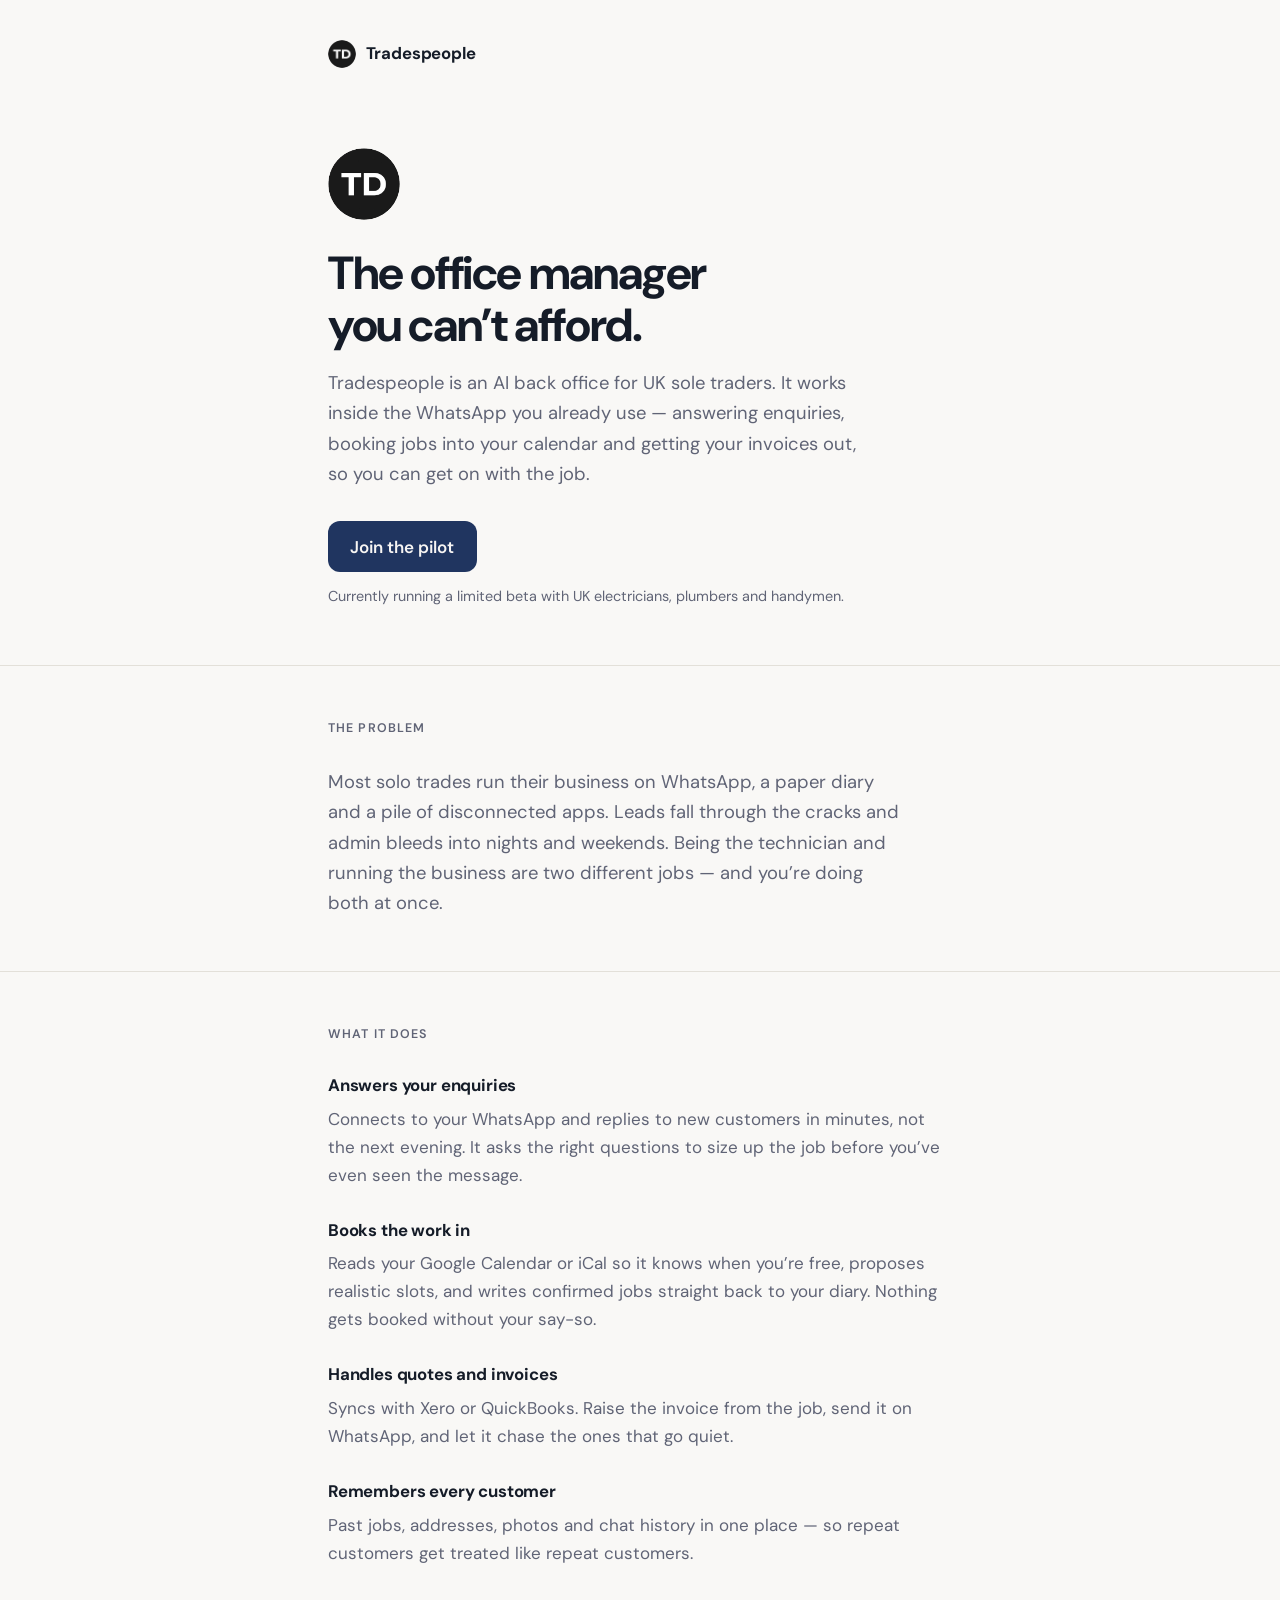
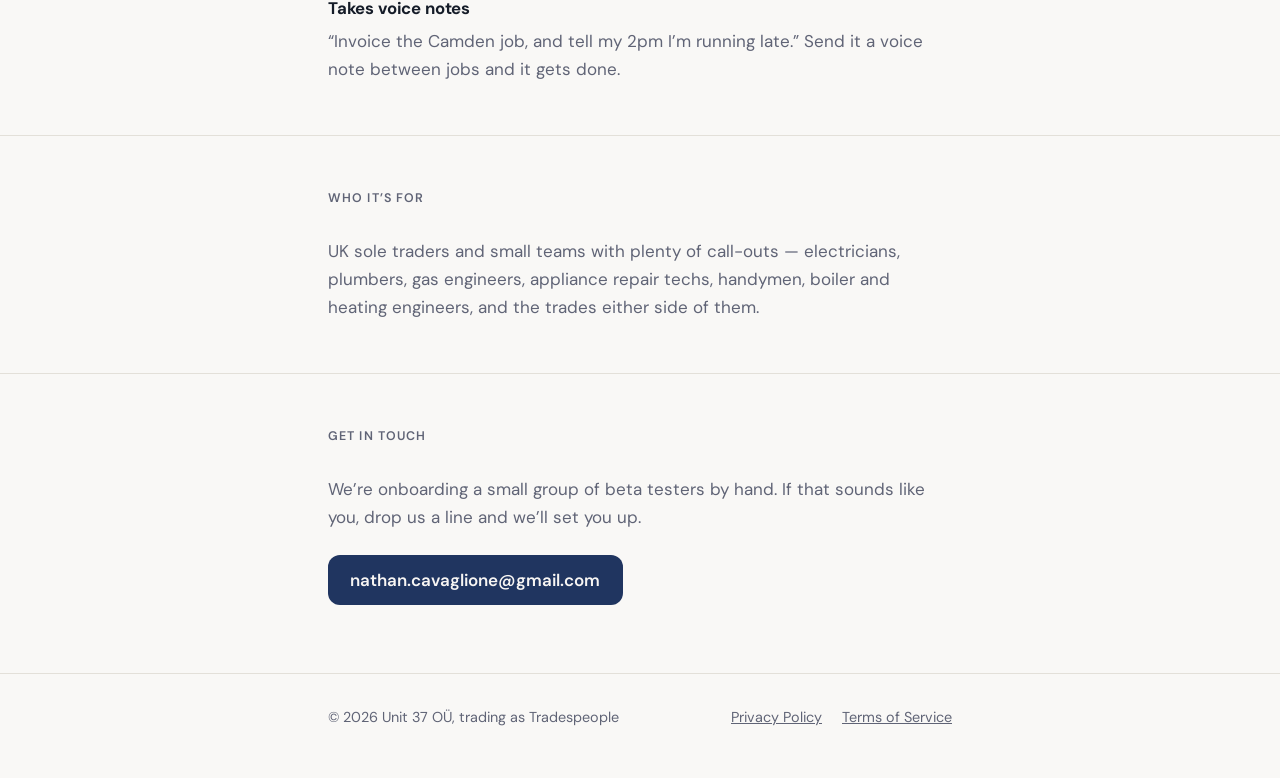
<file: index.html>
<!doctype html>
<html lang="en-GB">
<head>
<meta charset="utf-8">
<meta name="viewport" content="width=device-width, initial-scale=1">
<title>Tradespeople — the AI back office for UK trades</title>
<meta name="description" content="Tradespeople is an AI back office for UK sole traders. It works inside WhatsApp to answer enquiries, book jobs into your calendar and get your invoices out.">
<link rel="icon" href="favicon.ico" sizes="any">
<link rel="icon" type="image/png" sizes="32x32" href="favicon-32.png">
<link rel="apple-touch-icon" href="apple-touch-icon.png">
<link rel="preconnect" href="https://fonts.googleapis.com">
<link rel="preconnect" href="https://fonts.gstatic.com" crossorigin>
<link rel="stylesheet" href="https://fonts.googleapis.com/css2?family=DM+Sans:opsz,wght@9..40,400;9..40,600;9..40,700&display=swap">
<link rel="stylesheet" href="styles.css">
</head>
<body>

<header class="site-head">
  <div class="wrap">
    <a class="brand" href="index.html"><img class="brand-mark" src="logo-120.png" alt="" width="28" height="28"> Tradespeople</a>
  </div>
</header>

<main>
  <section class="hero">
    <div class="wrap">
      <img class="hero-mark" src="logo.png" alt="Tradespeople" width="72" height="72">
      <h1>The office manager you can’t afford.</h1>
      <p class="lede">
        Tradespeople is an AI back office for UK sole traders. It works inside the
        WhatsApp you already use — answering enquiries, booking jobs into your
        calendar and getting your invoices out, so you can get on with the job.
      </p>
      <a class="cta" href="mailto:nathan.cavaglione@gmail.com?subject=Tradespeople%20pilot">Join the pilot</a>
      <span class="cta-note">Currently running a limited beta with UK electricians, plumbers and handymen.</span>
    </div>
  </section>

  <section class="band">
    <div class="wrap">
      <h2>The problem</h2>
      <p class="lede" style="max-width:36rem;margin-bottom:0">
        Most solo trades run their business on WhatsApp, a paper diary and a pile of
        disconnected apps. Leads fall through the cracks and admin bleeds into nights
        and weekends. Being the technician and running the business are two different
        jobs — and you’re doing both at once.
      </p>
    </div>
  </section>

  <section class="band">
    <div class="wrap">
      <h2>What it does</h2>
      <ul class="items">
        <li>
          <h3>Answers your enquiries</h3>
          <p>Connects to your WhatsApp and replies to new customers in minutes, not
             the next evening. It asks the right questions to size up the job before
             you’ve even seen the message.</p>
        </li>
        <li>
          <h3>Books the work in</h3>
          <p>Reads your Google Calendar or iCal so it knows when you’re free, proposes
             realistic slots, and writes confirmed jobs straight back to your diary.
             Nothing gets booked without your say-so.</p>
        </li>
        <li>
          <h3>Handles quotes and invoices</h3>
          <p>Syncs with Xero or QuickBooks. Raise the invoice from the job, send it on
             WhatsApp, and let it chase the ones that go quiet.</p>
        </li>
        <li>
          <h3>Remembers every customer</h3>
          <p>Past jobs, addresses, photos and chat history in one place — so repeat
             customers get treated like repeat customers.</p>
        </li>
        <li>
          <h3>Takes voice notes</h3>
          <p>“Invoice the Camden job, and tell my 2pm I’m running late.” Send it a
             voice note between jobs and it gets done.</p>
        </li>
      </ul>
    </div>
  </section>

  <section class="band">
    <div class="wrap">
      <h2>Who it’s for</h2>
      <p class="trades">
        UK sole traders and small teams with plenty of call-outs — electricians,
        plumbers, gas engineers, appliance repair techs, handymen, boiler and heating
        engineers, and the trades either side of them.
      </p>
    </div>
  </section>

  <section class="band">
    <div class="wrap">
      <h2>Get in touch</h2>
      <p class="trades" style="margin-bottom:1.5rem">
        We’re onboarding a small group of beta testers by hand. If that sounds like
        you, drop us a line and we’ll set you up.
      </p>
      <a class="cta" href="mailto:nathan.cavaglione@gmail.com?subject=Tradespeople%20pilot">nathan.cavaglione@gmail.com</a>
    </div>
  </section>
</main>

<footer class="site-foot">
  <div class="wrap">
    <span>© 2026 Unit 37 OÜ, trading as Tradespeople</span>
    <span class="spacer"></span>
    <a href="privacy.html">Privacy Policy</a>
    <a href="terms.html">Terms of Service</a>
  </div>
</footer>

</body>
</html>
</file>
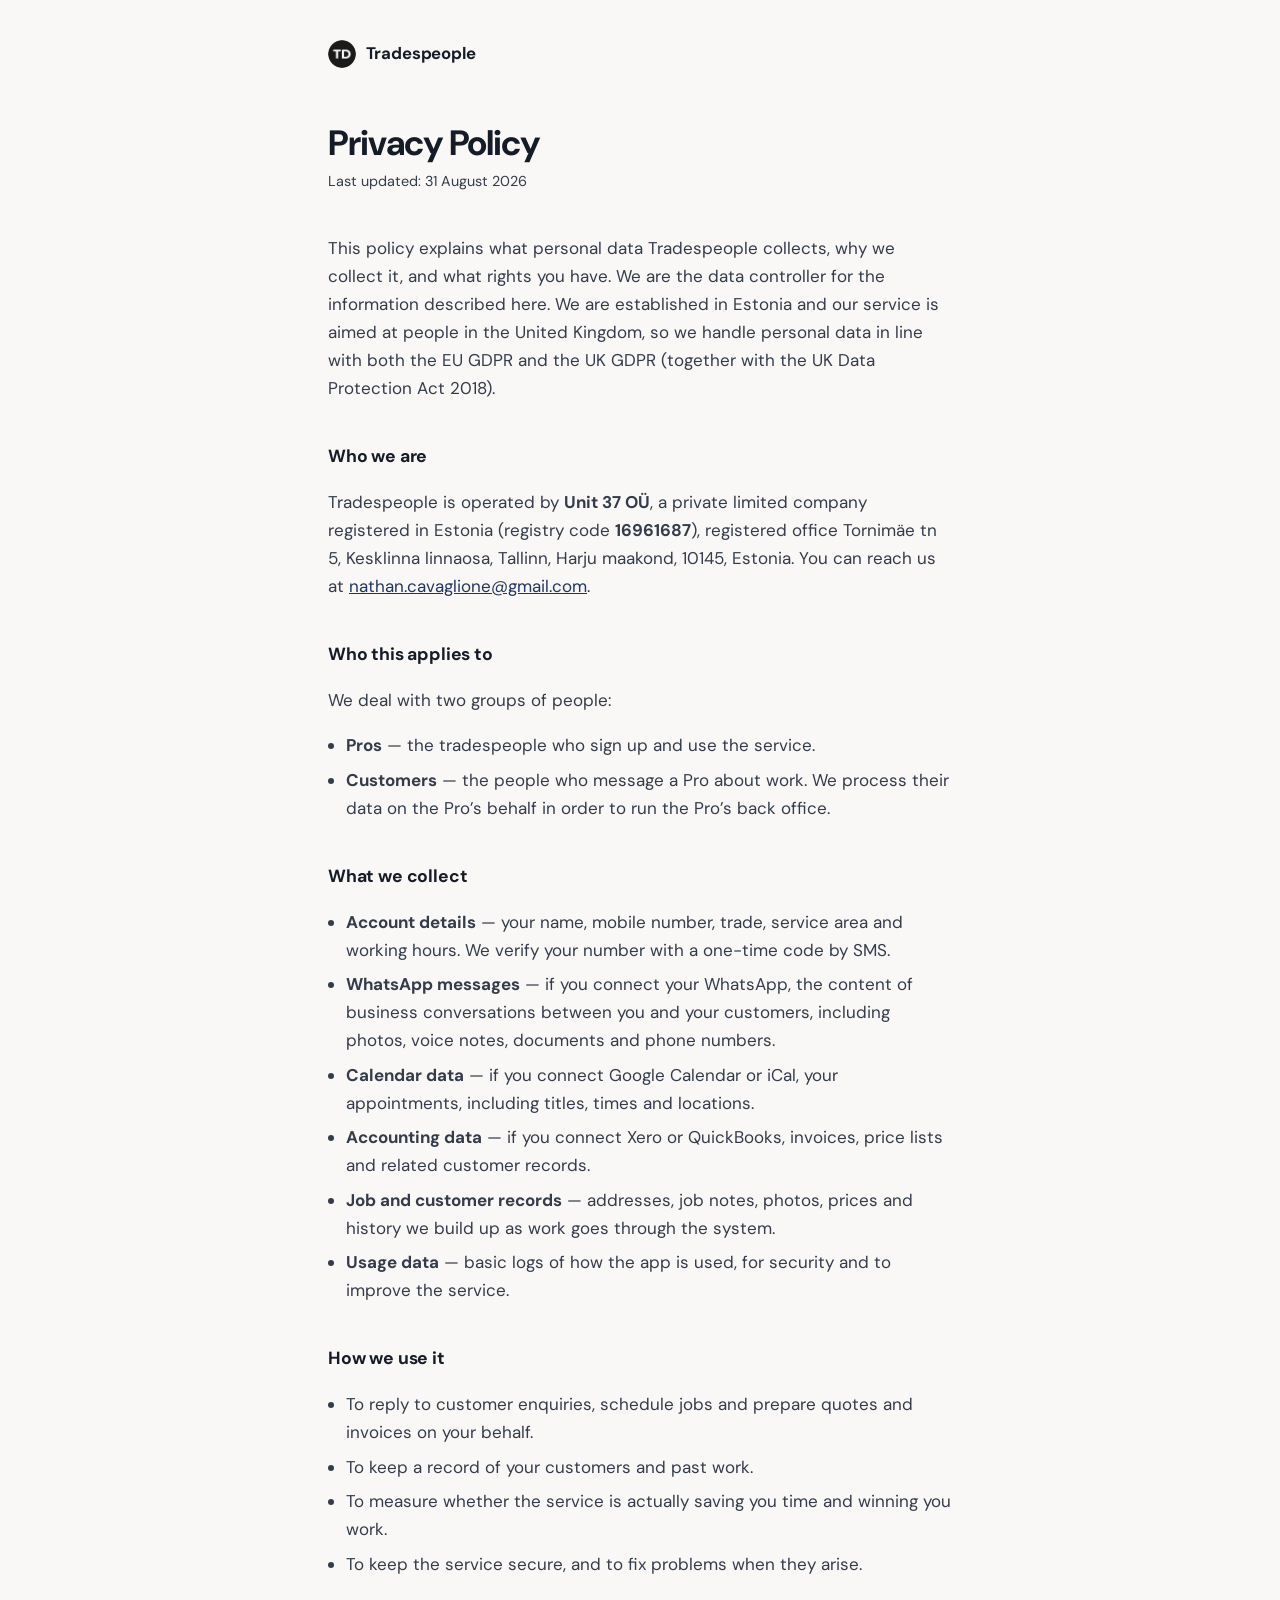
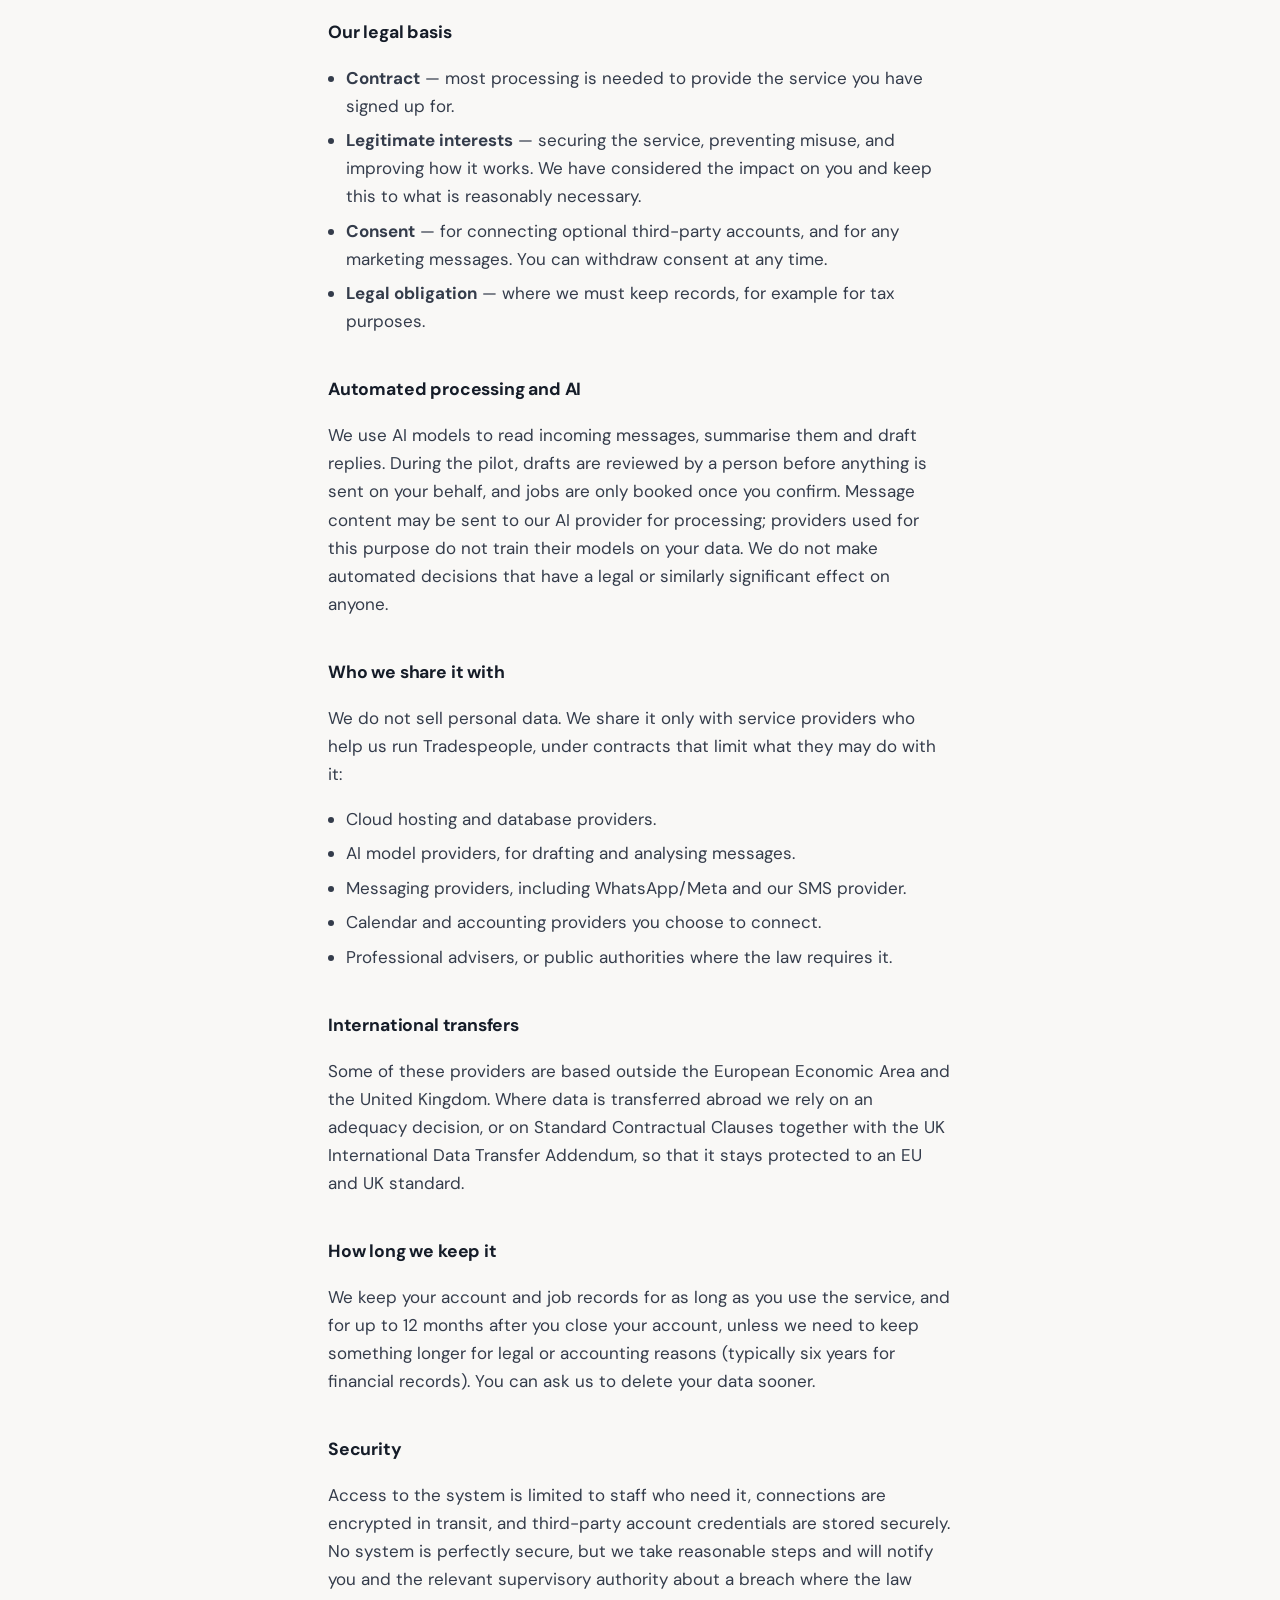
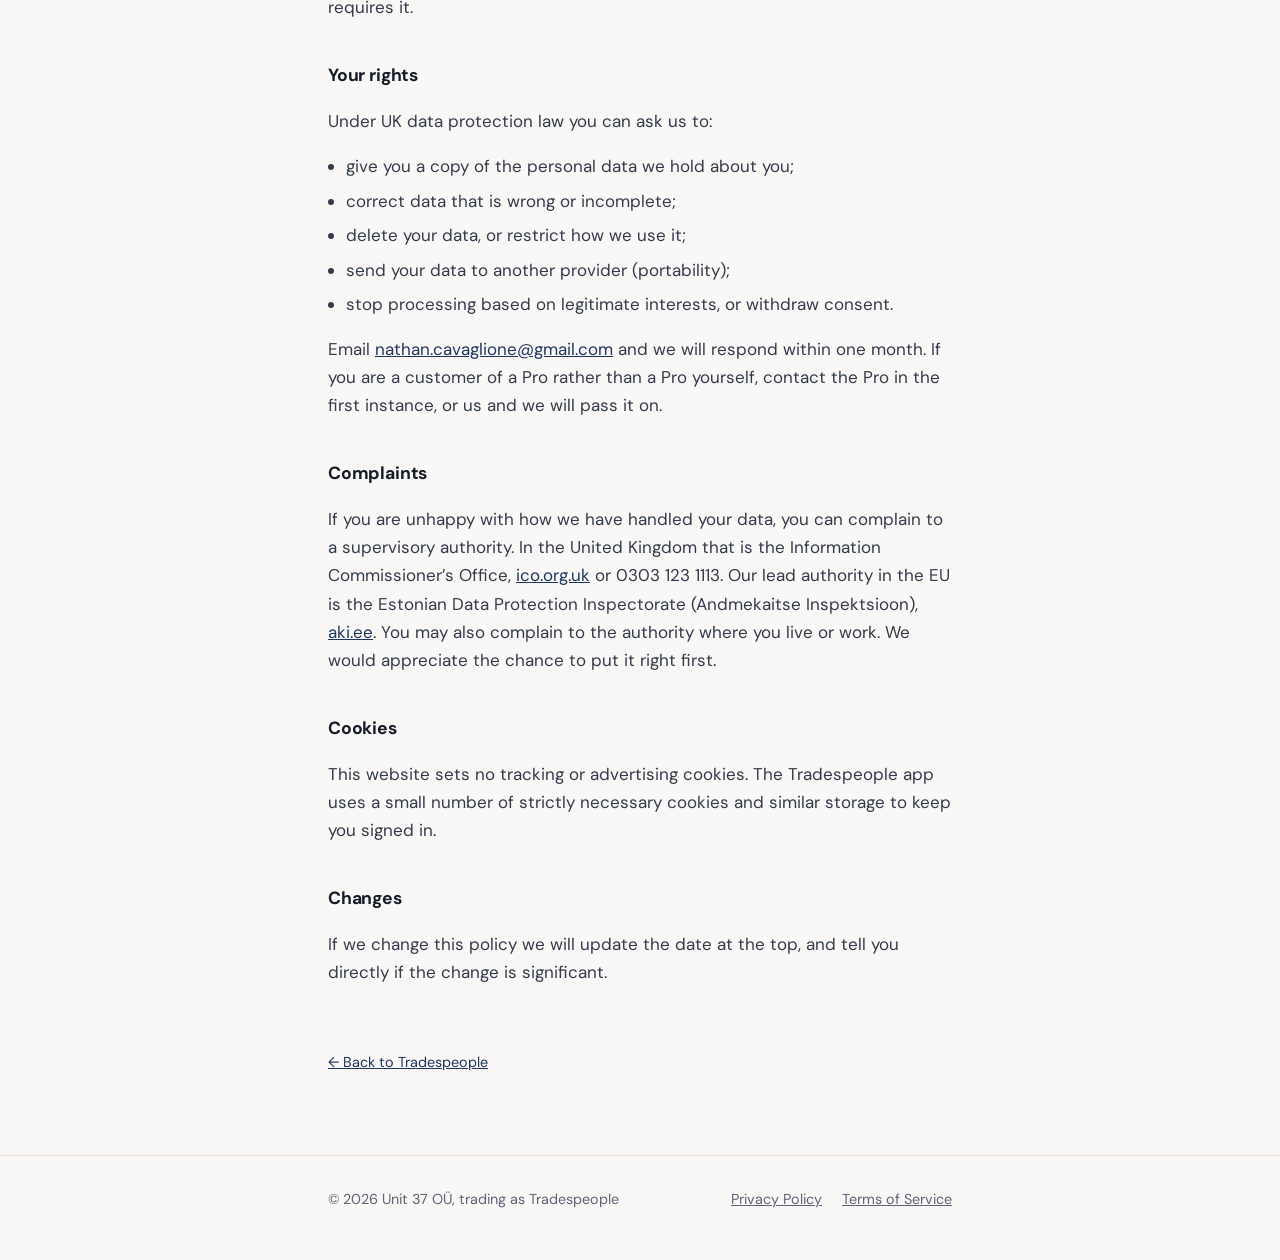
<file: privacy.html>
<!doctype html>
<html lang="en-GB">
<head>
<meta charset="utf-8">
<meta name="viewport" content="width=device-width, initial-scale=1">
<title>Privacy Policy — Tradespeople</title>
<meta name="description" content="How Tradespeople collects, uses and protects personal data under UK GDPR.">
<meta name="robots" content="noindex">
<link rel="icon" href="favicon.ico" sizes="any">
<link rel="icon" type="image/png" sizes="32x32" href="favicon-32.png">
<link rel="apple-touch-icon" href="apple-touch-icon.png">
<link rel="preconnect" href="https://fonts.googleapis.com">
<link rel="preconnect" href="https://fonts.gstatic.com" crossorigin>
<link rel="stylesheet" href="https://fonts.googleapis.com/css2?family=DM+Sans:opsz,wght@9..40,400;9..40,600;9..40,700&display=swap">
<link rel="stylesheet" href="styles.css">
</head>
<body>

<header class="site-head">
  <div class="wrap">
    <a class="brand" href="index.html"><img class="brand-mark" src="logo-120.png" alt="" width="28" height="28"> Tradespeople</a>
  </div>
</header>

<main class="legal">
  <div class="wrap">
    <h1>Privacy Policy</h1>
    <p class="updated">Last updated: 31 August 2026</p>

    <p>
      This policy explains what personal data Tradespeople collects, why we collect
      it, and what rights you have. We are the data controller for the information
      described here. We are established in Estonia and our service is aimed at
      people in the United Kingdom, so we handle personal data in line with both
      the EU GDPR and the UK GDPR (together with the UK Data Protection Act 2018).
    </p>

    <h2>Who we are</h2>
    <p>
      Tradespeople is operated by <strong>Unit 37 OÜ</strong>, a private limited
      company registered in Estonia (registry code
      <strong>16961687</strong>), registered office Tornimäe tn 5, Kesklinna
      linnaosa, Tallinn, Harju maakond, 10145, Estonia. You can reach us at
      <a href="mailto:nathan.cavaglione@gmail.com">nathan.cavaglione@gmail.com</a>.
    </p>

    <h2>Who this applies to</h2>
    <p>We deal with two groups of people:</p>
    <ul>
      <li><strong>Pros</strong> — the tradespeople who sign up and use the service.</li>
      <li><strong>Customers</strong> — the people who message a Pro about work. We
          process their data on the Pro’s behalf in order to run the Pro’s back office.</li>
    </ul>

    <h2>What we collect</h2>
    <ul>
      <li><strong>Account details</strong> — your name, mobile number, trade, service
          area and working hours. We verify your number with a one-time code by SMS.</li>
      <li><strong>WhatsApp messages</strong> — if you connect your WhatsApp, the
          content of business conversations between you and your customers, including
          photos, voice notes, documents and phone numbers.</li>
      <li><strong>Calendar data</strong> — if you connect Google Calendar or iCal, your
          appointments, including titles, times and locations.</li>
      <li><strong>Accounting data</strong> — if you connect Xero or QuickBooks,
          invoices, price lists and related customer records.</li>
      <li><strong>Job and customer records</strong> — addresses, job notes, photos,
          prices and history we build up as work goes through the system.</li>
      <li><strong>Usage data</strong> — basic logs of how the app is used, for
          security and to improve the service.</li>
    </ul>

    <h2>How we use it</h2>
    <ul>
      <li>To reply to customer enquiries, schedule jobs and prepare quotes and
          invoices on your behalf.</li>
      <li>To keep a record of your customers and past work.</li>
      <li>To measure whether the service is actually saving you time and winning you
          work.</li>
      <li>To keep the service secure, and to fix problems when they arise.</li>
    </ul>

    <h2>Our legal basis</h2>
    <ul>
      <li><strong>Contract</strong> — most processing is needed to provide the service
          you have signed up for.</li>
      <li><strong>Legitimate interests</strong> — securing the service, preventing
          misuse, and improving how it works. We have considered the impact on you and
          keep this to what is reasonably necessary.</li>
      <li><strong>Consent</strong> — for connecting optional third-party accounts, and
          for any marketing messages. You can withdraw consent at any time.</li>
      <li><strong>Legal obligation</strong> — where we must keep records, for example
          for tax purposes.</li>
    </ul>

    <h2>Automated processing and AI</h2>
    <p>
      We use AI models to read incoming messages, summarise them and draft replies.
      During the pilot, drafts are reviewed by a person before anything is sent on
      your behalf, and jobs are only booked once you confirm. Message content may be
      sent to our AI provider for processing; providers used for this purpose do not
      train their models on your data. We do not make automated decisions that have a
      legal or similarly significant effect on anyone.
    </p>

    <h2>Who we share it with</h2>
    <p>
      We do not sell personal data. We share it only with service providers who help
      us run Tradespeople, under contracts that limit what they may do with it:
    </p>
    <ul>
      <li>Cloud hosting and database providers.</li>
      <li>AI model providers, for drafting and analysing messages.</li>
      <li>Messaging providers, including WhatsApp/Meta and our SMS provider.</li>
      <li>Calendar and accounting providers you choose to connect.</li>
      <li>Professional advisers, or public authorities where the law requires it.</li>
    </ul>

    <h2>International transfers</h2>
    <p>
      Some of these providers are based outside the European Economic Area and the
      United Kingdom. Where data is transferred abroad we rely on an adequacy
      decision, or on Standard Contractual Clauses together with the UK
      International Data Transfer Addendum, so that it stays protected to an EU and
      UK standard.
    </p>

    <h2>How long we keep it</h2>
    <p>
      We keep your account and job records for as long as you use the service, and for
      up to 12 months after you close your account, unless we need to keep something
      longer for legal or accounting reasons (typically six years for financial
      records). You can ask us to delete your data sooner.
    </p>

    <h2>Security</h2>
    <p>
      Access to the system is limited to staff who need it, connections are encrypted
      in transit, and third-party account credentials are stored securely. No system
      is perfectly secure, but we take reasonable steps and will notify you and the
      relevant supervisory authority about a breach where the law requires it.
    </p>

    <h2>Your rights</h2>
    <p>Under UK data protection law you can ask us to:</p>
    <ul>
      <li>give you a copy of the personal data we hold about you;</li>
      <li>correct data that is wrong or incomplete;</li>
      <li>delete your data, or restrict how we use it;</li>
      <li>send your data to another provider (portability);</li>
      <li>stop processing based on legitimate interests, or withdraw consent.</li>
    </ul>
    <p>
      Email <a href="mailto:nathan.cavaglione@gmail.com">nathan.cavaglione@gmail.com</a> and
      we will respond within one month. If you are a customer of a Pro rather than a
      Pro yourself, contact the Pro in the first instance, or us and we will pass it on.
    </p>

    <h2>Complaints</h2>
    <p>
      If you are unhappy with how we have handled your data, you can complain to a
      supervisory authority. In the United Kingdom that is the Information
      Commissioner’s Office,
      <a href="https://ico.org.uk/make-a-complaint/" rel="noopener">ico.org.uk</a>
      or 0303 123 1113. Our lead authority in the EU is the Estonian Data Protection
      Inspectorate (Andmekaitse Inspektsioon),
      <a href="https://www.aki.ee/en" rel="noopener">aki.ee</a>. You may also
      complain to the authority where you live or work. We would appreciate the
      chance to put it right first.
    </p>

    <h2>Cookies</h2>
    <p>
      This website sets no tracking or advertising cookies. The Tradespeople app uses
      a small number of strictly necessary cookies and similar storage to keep you
      signed in.
    </p>

    <h2>Changes</h2>
    <p>
      If we change this policy we will update the date at the top, and tell you
      directly if the change is significant.
    </p>

    <a class="back" href="index.html">← Back to Tradespeople</a>
  </div>
</main>

<footer class="site-foot">
  <div class="wrap">
    <span>© 2026 Unit 37 OÜ, trading as Tradespeople</span>
    <span class="spacer"></span>
    <a href="privacy.html">Privacy Policy</a>
    <a href="terms.html">Terms of Service</a>
  </div>
</footer>

</body>
</html>
</file>
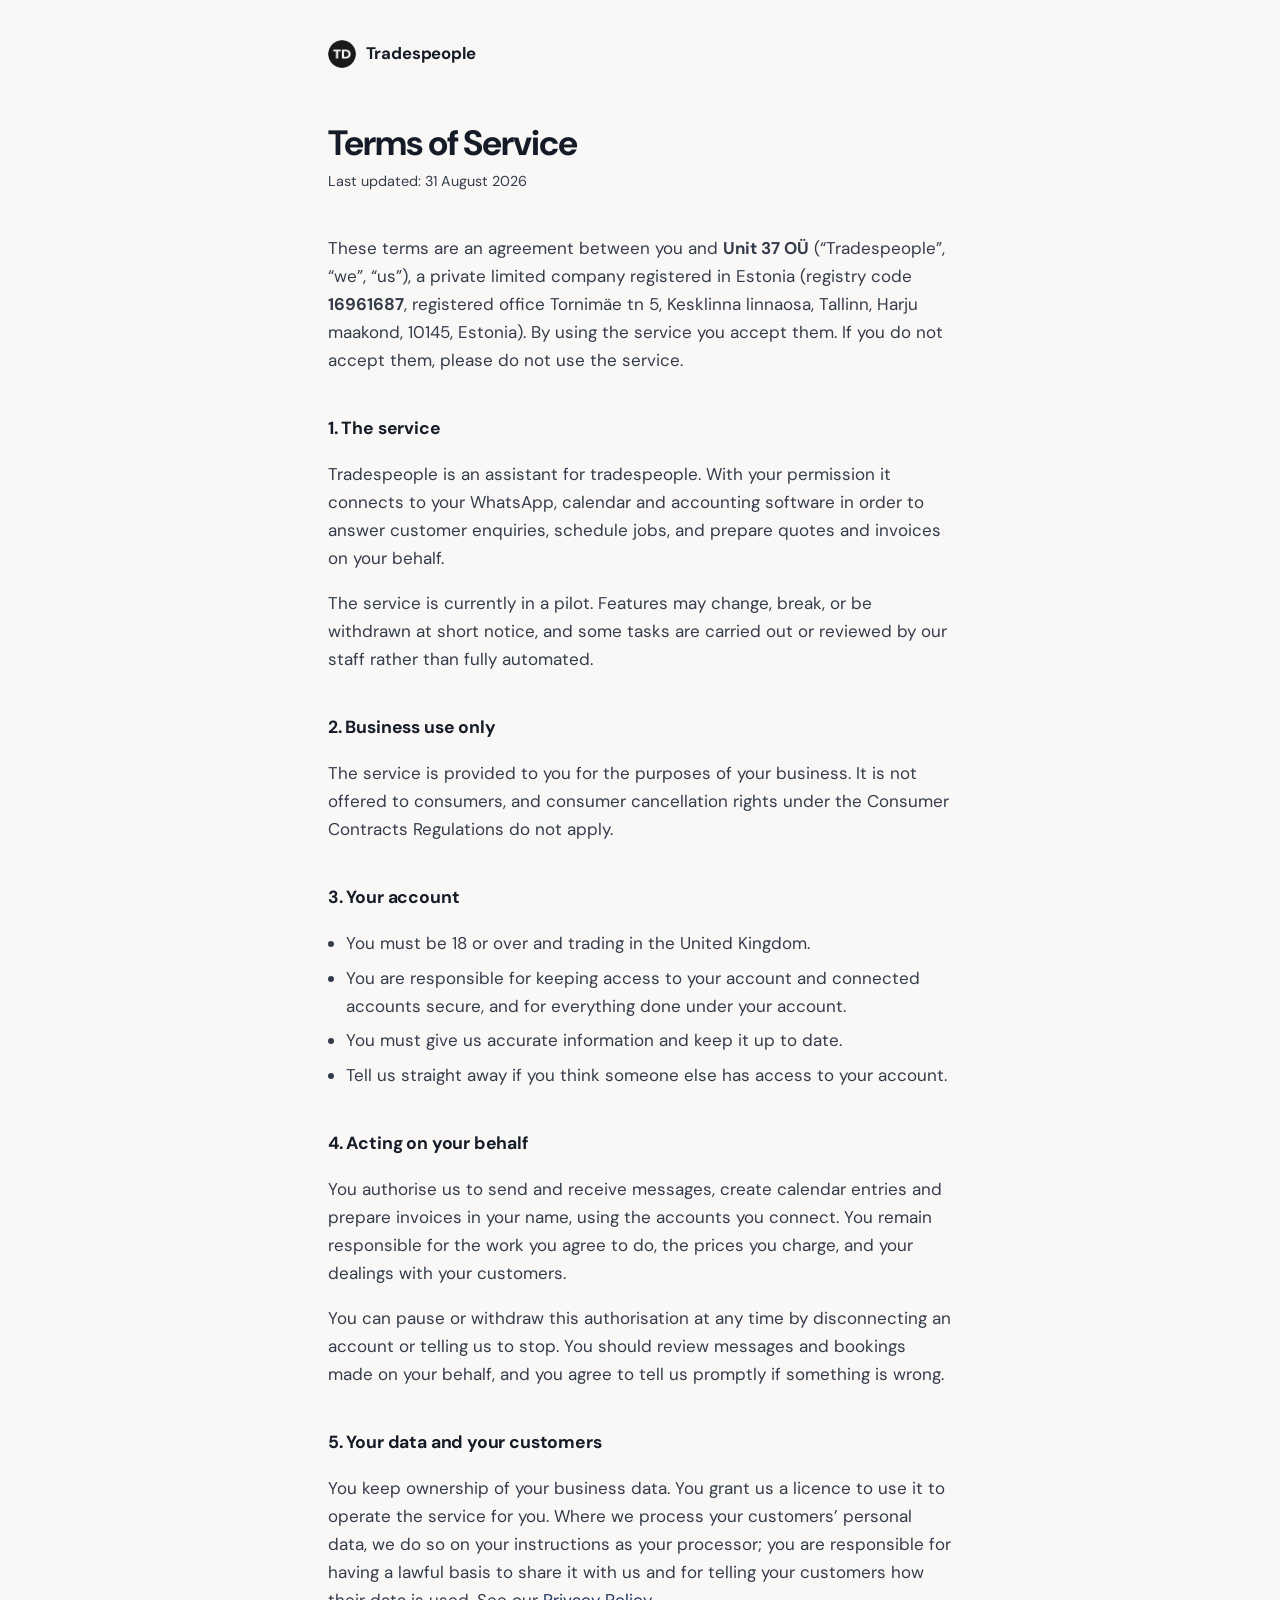
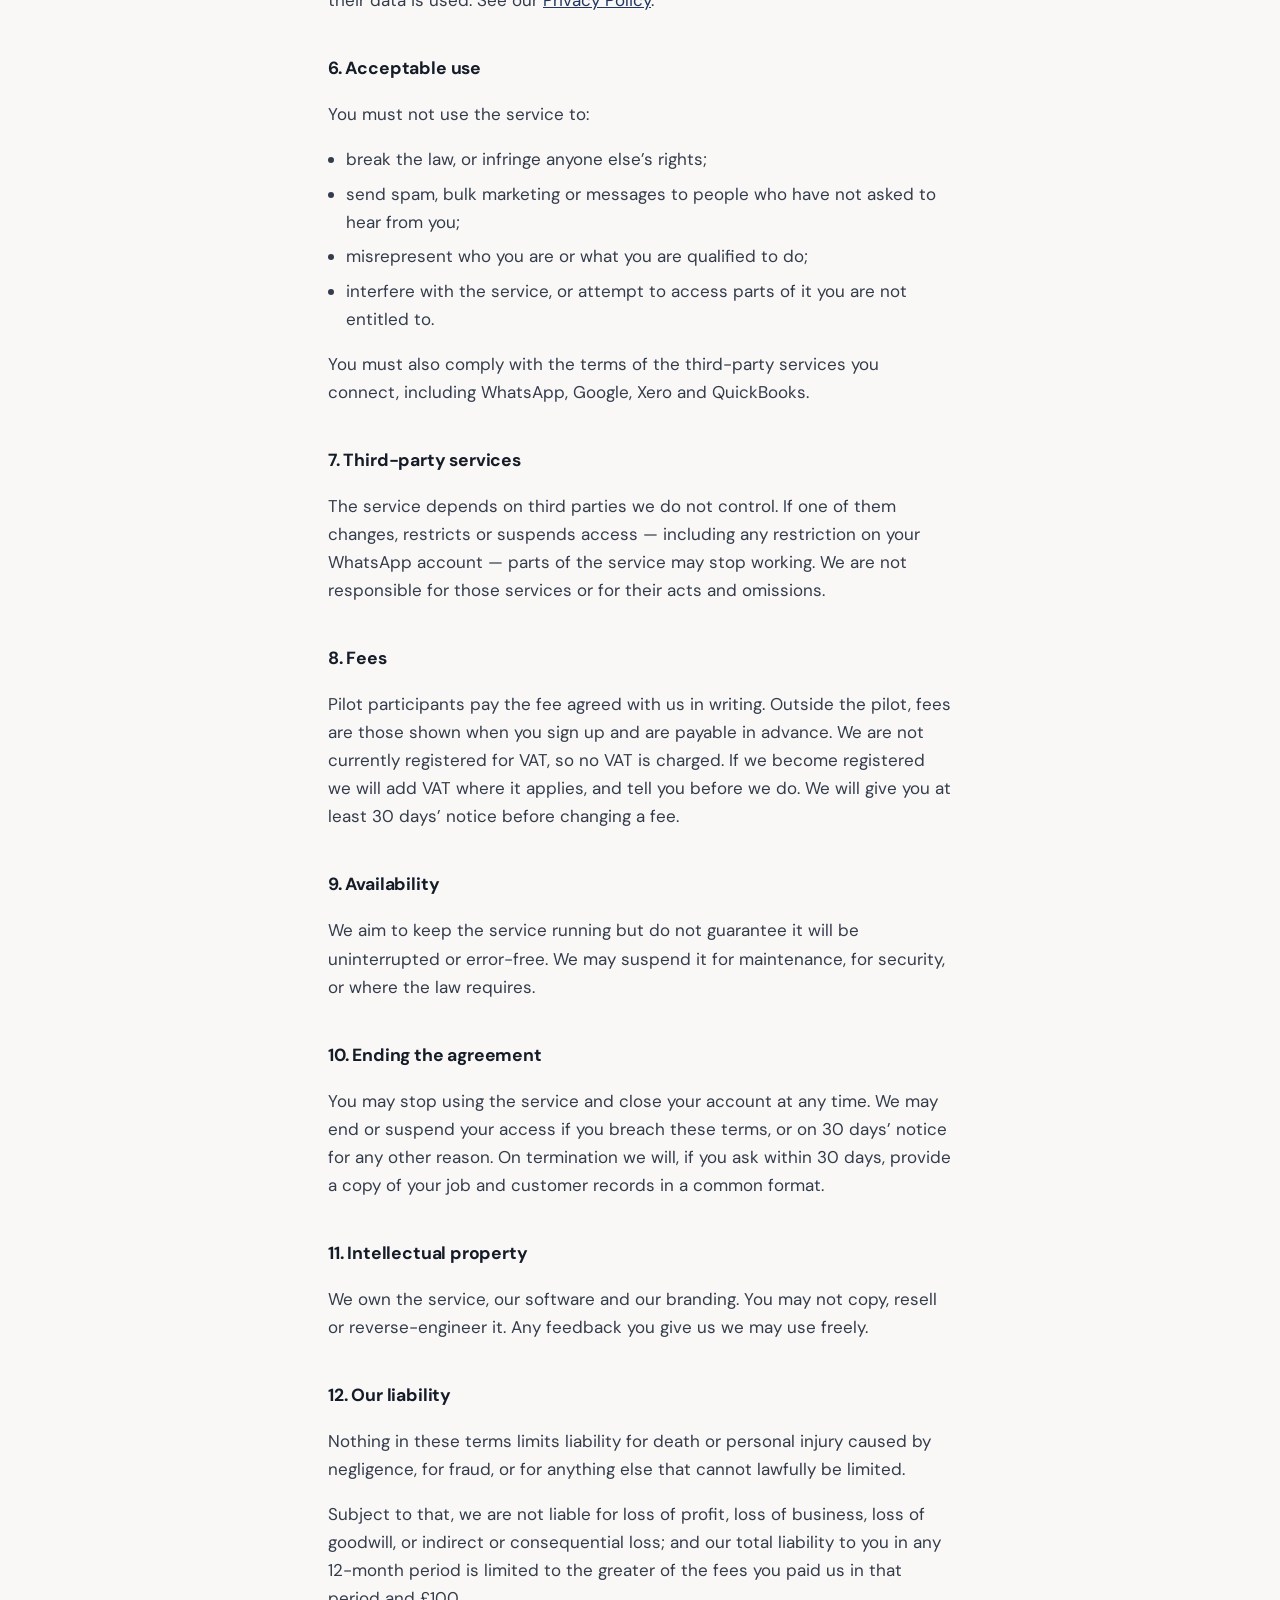
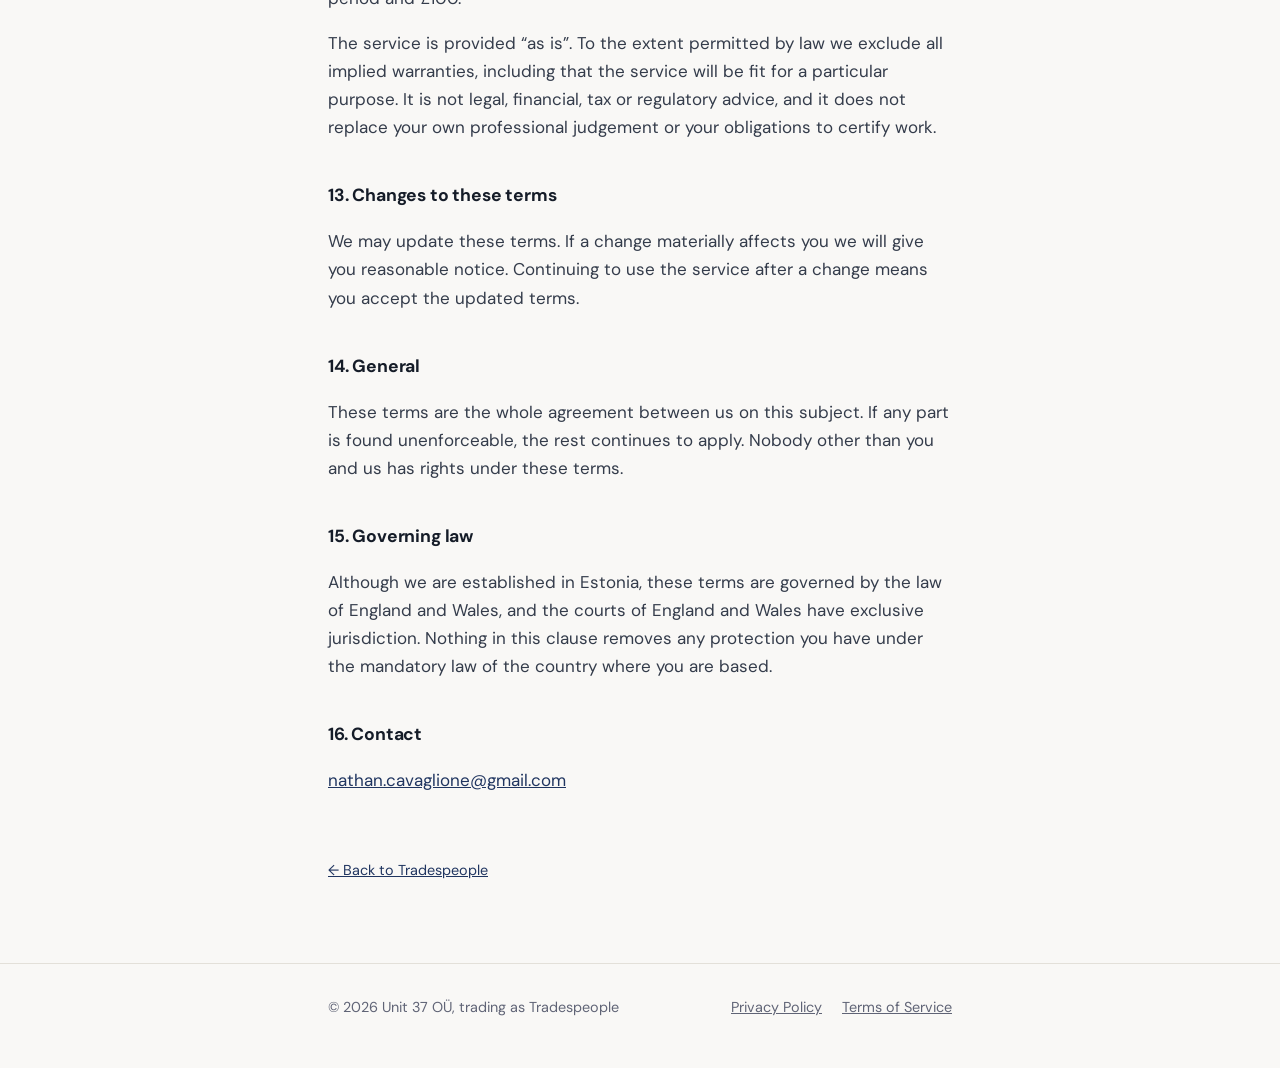
<file: terms.html>
<!doctype html>
<html lang="en-GB">
<head>
<meta charset="utf-8">
<meta name="viewport" content="width=device-width, initial-scale=1">
<title>Terms of Service — Tradespeople</title>
<meta name="description" content="The terms on which Tradespeople is provided to UK tradespeople.">
<meta name="robots" content="noindex">
<link rel="icon" href="favicon.ico" sizes="any">
<link rel="icon" type="image/png" sizes="32x32" href="favicon-32.png">
<link rel="apple-touch-icon" href="apple-touch-icon.png">
<link rel="preconnect" href="https://fonts.googleapis.com">
<link rel="preconnect" href="https://fonts.gstatic.com" crossorigin>
<link rel="stylesheet" href="https://fonts.googleapis.com/css2?family=DM+Sans:opsz,wght@9..40,400;9..40,600;9..40,700&display=swap">
<link rel="stylesheet" href="styles.css">
</head>
<body>

<header class="site-head">
  <div class="wrap">
    <a class="brand" href="index.html"><img class="brand-mark" src="logo-120.png" alt="" width="28" height="28"> Tradespeople</a>
  </div>
</header>

<main class="legal">
  <div class="wrap">
    <h1>Terms of Service</h1>
    <p class="updated">Last updated: 31 August 2026</p>

    <p>
      These terms are an agreement between you and <strong>Unit 37 OÜ</strong>
      (“Tradespeople”, “we”, “us”), a private limited company registered in Estonia
      (registry code <strong>16961687</strong>, registered office
      Tornimäe tn 5, Kesklinna linnaosa, Tallinn, Harju maakond, 10145, Estonia).
      By using the service you accept them. If you do not accept them, please do not
      use the service.
    </p>

    <h2>1. The service</h2>
    <p>
      Tradespeople is an assistant for tradespeople. With your permission it connects
      to your WhatsApp, calendar and accounting software in order to answer customer
      enquiries, schedule jobs, and prepare quotes and invoices on your behalf.
    </p>
    <p>
      The service is currently in a pilot. Features may change, break, or be withdrawn
      at short notice, and some tasks are carried out or reviewed by our staff rather
      than fully automated.
    </p>

    <h2>2. Business use only</h2>
    <p>
      The service is provided to you for the purposes of your business. It is not
      offered to consumers, and consumer cancellation rights under the Consumer
      Contracts Regulations do not apply.
    </p>

    <h2>3. Your account</h2>
    <ul>
      <li>You must be 18 or over and trading in the United Kingdom.</li>
      <li>You are responsible for keeping access to your account and connected
          accounts secure, and for everything done under your account.</li>
      <li>You must give us accurate information and keep it up to date.</li>
      <li>Tell us straight away if you think someone else has access to your account.</li>
    </ul>

    <h2>4. Acting on your behalf</h2>
    <p>
      You authorise us to send and receive messages, create calendar entries and
      prepare invoices in your name, using the accounts you connect. You remain
      responsible for the work you agree to do, the prices you charge, and your
      dealings with your customers.
    </p>
    <p>
      You can pause or withdraw this authorisation at any time by disconnecting an
      account or telling us to stop. You should review messages and bookings made on
      your behalf, and you agree to tell us promptly if something is wrong.
    </p>

    <h2>5. Your data and your customers</h2>
    <p>
      You keep ownership of your business data. You grant us a licence to use it to
      operate the service for you. Where we process your customers’ personal data, we
      do so on your instructions as your processor; you are responsible for having a
      lawful basis to share it with us and for telling your customers how their data
      is used. See our <a href="privacy.html">Privacy Policy</a>.
    </p>

    <h2>6. Acceptable use</h2>
    <p>You must not use the service to:</p>
    <ul>
      <li>break the law, or infringe anyone else’s rights;</li>
      <li>send spam, bulk marketing or messages to people who have not asked to hear
          from you;</li>
      <li>misrepresent who you are or what you are qualified to do;</li>
      <li>interfere with the service, or attempt to access parts of it you are not
          entitled to.</li>
    </ul>
    <p>
      You must also comply with the terms of the third-party services you connect,
      including WhatsApp, Google, Xero and QuickBooks.
    </p>

    <h2>7. Third-party services</h2>
    <p>
      The service depends on third parties we do not control. If one of them changes,
      restricts or suspends access — including any restriction on your WhatsApp
      account — parts of the service may stop working. We are not responsible for
      those services or for their acts and omissions.
    </p>

    <h2>8. Fees</h2>
    <p>
      Pilot participants pay the fee agreed with us in writing. Outside the pilot,
      fees are those shown when you sign up and are payable in advance. We are not
      currently registered for VAT, so no VAT is charged. If we become registered we
      will add VAT where it applies, and tell you before we do. We will give you at
      least 30 days’ notice before changing a fee.
    </p>

    <h2>9. Availability</h2>
    <p>
      We aim to keep the service running but do not guarantee it will be uninterrupted
      or error-free. We may suspend it for maintenance, for security, or where the law
      requires.
    </p>

    <h2>10. Ending the agreement</h2>
    <p>
      You may stop using the service and close your account at any time. We may end
      or suspend your access if you breach these terms, or on 30 days’ notice for any
      other reason. On termination we will, if you ask within 30 days, provide a copy
      of your job and customer records in a common format.
    </p>

    <h2>11. Intellectual property</h2>
    <p>
      We own the service, our software and our branding. You may not copy, resell or
      reverse-engineer it. Any feedback you give us we may use freely.
    </p>

    <h2>12. Our liability</h2>
    <p>
      Nothing in these terms limits liability for death or personal injury caused by
      negligence, for fraud, or for anything else that cannot lawfully be limited.
    </p>
    <p>
      Subject to that, we are not liable for loss of profit, loss of business,
      loss of goodwill, or indirect or consequential loss; and our total liability to
      you in any 12-month period is limited to the greater of the fees you paid us in
      that period and £100.
    </p>
    <p>
      The service is provided “as is”. To the extent permitted by law we exclude all
      implied warranties, including that the service will be fit for a particular
      purpose. It is not legal, financial, tax or regulatory advice, and it does not
      replace your own professional judgement or your obligations to certify work.
    </p>

    <h2>13. Changes to these terms</h2>
    <p>
      We may update these terms. If a change materially affects you we will give you
      reasonable notice. Continuing to use the service after a change means you accept
      the updated terms.
    </p>

    <h2>14. General</h2>
    <p>
      These terms are the whole agreement between us on this subject. If any part is
      found unenforceable, the rest continues to apply. Nobody other than you and us
      has rights under these terms.
    </p>

    <h2>15. Governing law</h2>
    <p>
      Although we are established in Estonia, these terms are governed by the law of
      England and Wales, and the courts of England and Wales have exclusive
      jurisdiction. Nothing in this clause removes any protection you have under the
      mandatory law of the country where you are based.
    </p>

    <h2>16. Contact</h2>
    <p>
      <a href="mailto:nathan.cavaglione@gmail.com">nathan.cavaglione@gmail.com</a>
    </p>

    <a class="back" href="index.html">← Back to Tradespeople</a>
  </div>
</main>

<footer class="site-foot">
  <div class="wrap">
    <span>© 2026 Unit 37 OÜ, trading as Tradespeople</span>
    <span class="spacer"></span>
    <a href="privacy.html">Privacy Policy</a>
    <a href="terms.html">Terms of Service</a>
  </div>
</footer>

</body>
</html>
</file>
<file: styles.css>
/* Tradespeople — minimal shared stylesheet.
   Palette lifted from the Pro app (apps/pro/src/index.css). */

:root {
  --bg: hsl(40, 20%, 97%);
  --fg: hsl(220, 30%, 12%);
  --muted: hsl(230, 10%, 42%);
  --primary: hsl(220, 50%, 25%);
  --accent: hsl(38, 85%, 55%);
  --border: hsl(40, 15%, 87%);
  --radius: 0.75rem;
  --measure: 42rem;
}

*, *::before, *::after { box-sizing: border-box; }

html { -webkit-text-size-adjust: 100%; }

body {
  margin: 0;
  background: var(--bg);
  color: var(--fg);
  font-family: "DM Sans", ui-sans-serif, system-ui, -apple-system,
    "Segoe UI", Roboto, Helvetica, Arial, sans-serif;
  font-size: 17px;
  line-height: 1.65;
  -webkit-font-smoothing: antialiased;
}

.wrap {
  max-width: var(--measure);
  margin: 0 auto;
  padding: 0 1.5rem;
}

/* ---- header ---- */

.site-head {
  padding: 2.5rem 0 0;
}

.brand {
  display: inline-flex;
  align-items: center;
  gap: 0.6rem;
  font-weight: 700;
  font-size: 1.05rem;
  letter-spacing: -0.01em;
  color: var(--fg);
  text-decoration: none;
}

.brand-mark {
  width: 1.75rem;
  height: 1.75rem;
  border-radius: 50%;
  display: block;
}

.hero-mark {
  width: 4.5rem;
  height: 4.5rem;
  border-radius: 50%;
  display: block;
  margin: 0 0 1.75rem;
}

/* ---- hero ---- */

.hero { padding: 4.5rem 0 3.5rem; }

h1 {
  font-size: clamp(2rem, 6vw, 2.9rem);
  line-height: 1.12;
  letter-spacing: -0.03em;
  margin: 0 0 1rem;
  text-wrap: balance;
}

.lede {
  font-size: 1.15rem;
  color: var(--muted);
  margin: 0 0 2rem;
  max-width: 34rem;
}

.cta {
  display: inline-block;
  background: var(--primary);
  color: hsl(40, 20%, 96%);
  text-decoration: none;
  font-weight: 600;
  padding: 0.7rem 1.4rem;
  border-radius: var(--radius);
  transition: opacity 0.15s ease;
}

.cta:hover { opacity: 0.88; }

.cta-note {
  display: block;
  margin-top: 0.85rem;
  font-size: 0.9rem;
  color: var(--muted);
}

/* ---- sections ---- */

section + section { border-top: 1px solid var(--border); }

.band { padding: 3.25rem 0; }

h2 {
  font-size: 0.78rem;
  text-transform: uppercase;
  letter-spacing: 0.09em;
  color: var(--muted);
  font-weight: 600;
  margin: 0 0 1.75rem;
}

.items {
  list-style: none;
  margin: 0;
  padding: 0;
  display: grid;
  gap: 1.75rem;
}

.items h3 {
  font-size: 1.05rem;
  margin: 0 0 0.3rem;
  letter-spacing: -0.01em;
}

.items p {
  margin: 0;
  color: var(--muted);
}

.trades {
  margin: 0;
  color: var(--muted);
}

/* ---- footer ---- */

.site-foot {
  border-top: 1px solid var(--border);
  margin-top: 1rem;
  padding: 2rem 0 3rem;
  font-size: 0.9rem;
  color: var(--muted);
}

.site-foot .wrap {
  display: flex;
  flex-wrap: wrap;
  gap: 0.4rem 1.25rem;
  align-items: baseline;
}

.site-foot a { color: var(--muted); }
.site-foot .spacer { flex: 1 1 auto; }

a { color: var(--primary); }
a:hover { text-decoration: none; }

/* ---- legal pages ---- */

.legal { padding: 3rem 0 4rem; }

.legal h1 {
  font-size: clamp(1.7rem, 5vw, 2.2rem);
  margin-bottom: 0.4rem;
}

.updated {
  color: var(--muted);
  font-size: 0.9rem;
  margin: 0 0 2.5rem;
}

.legal h2 {
  font-size: 1.1rem;
  text-transform: none;
  letter-spacing: -0.01em;
  color: var(--fg);
  font-weight: 700;
  margin: 2.5rem 0 0.75rem;
}

.legal p, .legal li { color: hsl(220, 18%, 25%); }
.legal ul { padding-left: 1.15rem; }
.legal li { margin-bottom: 0.4rem; }

.back {
  display: inline-block;
  margin-top: 3rem;
  font-size: 0.9rem;
}

@media (prefers-color-scheme: dark) {
  :root {
    --bg: hsl(225, 25%, 12%);
    --fg: hsl(40, 15%, 94%);
    --muted: hsl(225, 10%, 62%);
    --primary: hsl(225, 45%, 62%);
    --border: hsl(225, 15%, 22%);
  }
  .brand-mark, .hero-mark { box-shadow: 0 0 0 1px hsl(225, 15%, 30%); }
  .cta { background: hsl(225, 45%, 45%); color: hsl(40, 20%, 96%); }
  .legal p, .legal li { color: hsl(40, 12%, 80%); }
}
</file>
